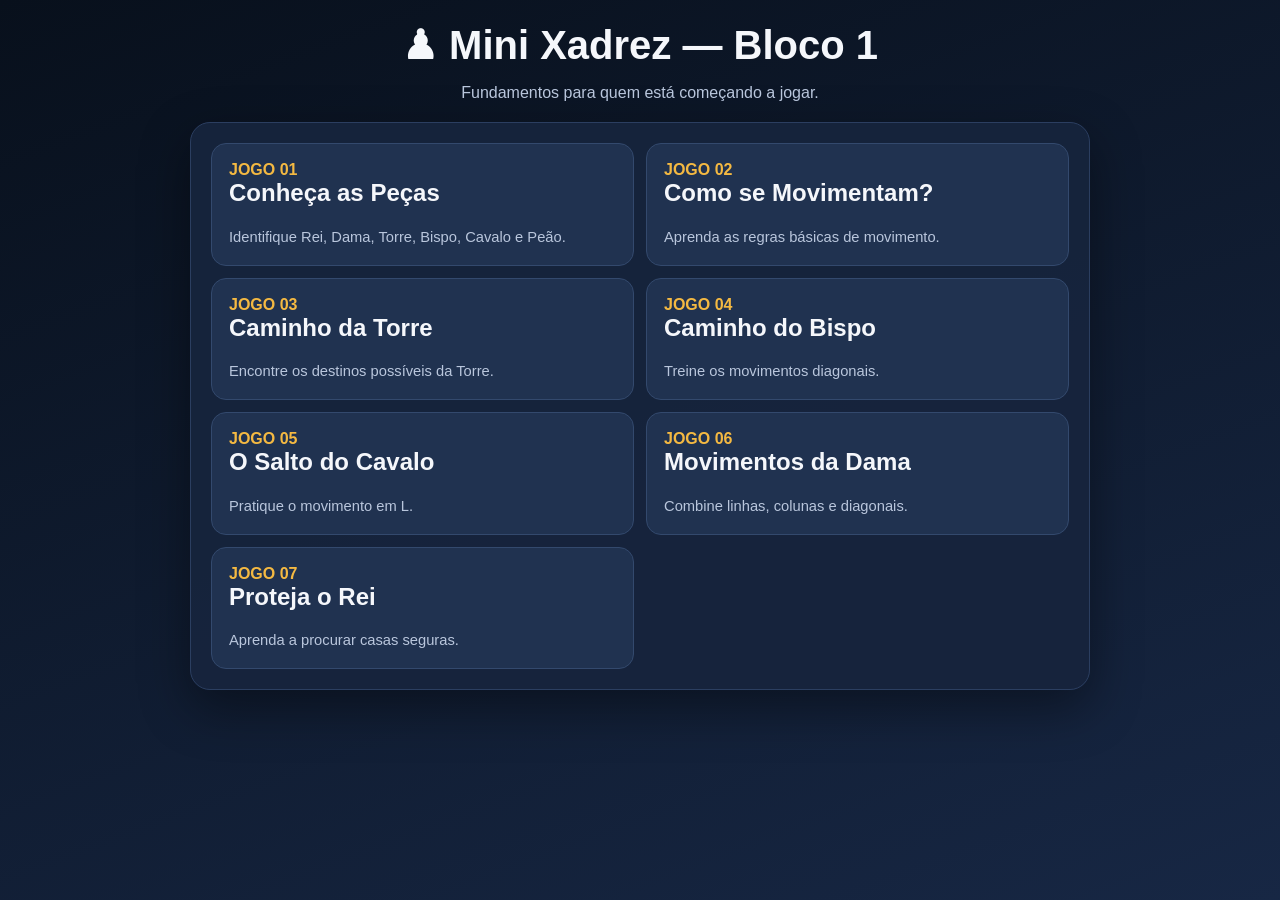
<file: index.html>
<!doctype html><html lang="pt-BR"><head><meta charset="utf-8"><meta name="viewport" content="width=device-width,initial-scale=1"><title>Mini Xadrez — Bloco 1</title><link rel="stylesheet" href="style.css"></head><body><main class="container"><header><h1>♟ Mini Xadrez — Bloco 1</h1><p class="sub">Fundamentos para quem está começando a jogar.</p></header><section class="card"><div class="grid">
<a class="game-card" href="jogo-01.html"><div class="num">JOGO 01</div><h2>Conheça as Peças</h2><div class="desc">Identifique Rei, Dama, Torre, Bispo, Cavalo e Peão.</div></a>
<a class="game-card" href="jogo-02.html"><div class="num">JOGO 02</div><h2>Como se Movimentam?</h2><div class="desc">Aprenda as regras básicas de movimento.</div></a>
<a class="game-card" href="jogo-03.html"><div class="num">JOGO 03</div><h2>Caminho da Torre</h2><div class="desc">Encontre os destinos possíveis da Torre.</div></a>
<a class="game-card" href="jogo-04.html"><div class="num">JOGO 04</div><h2>Caminho do Bispo</h2><div class="desc">Treine os movimentos diagonais.</div></a>
<a class="game-card" href="jogo-05.html"><div class="num">JOGO 05</div><h2>O Salto do Cavalo</h2><div class="desc">Pratique o movimento em L.</div></a>
<a class="game-card" href="jogo-06.html"><div class="num">JOGO 06</div><h2>Movimentos da Dama</h2><div class="desc">Combine linhas, colunas e diagonais.</div></a>
<a class="game-card" href="jogo-07.html"><div class="num">JOGO 07</div><h2>Proteja o Rei</h2><div class="desc">Aprenda a procurar casas seguras.</div></a>
</div></section></main></body></html>
</file>
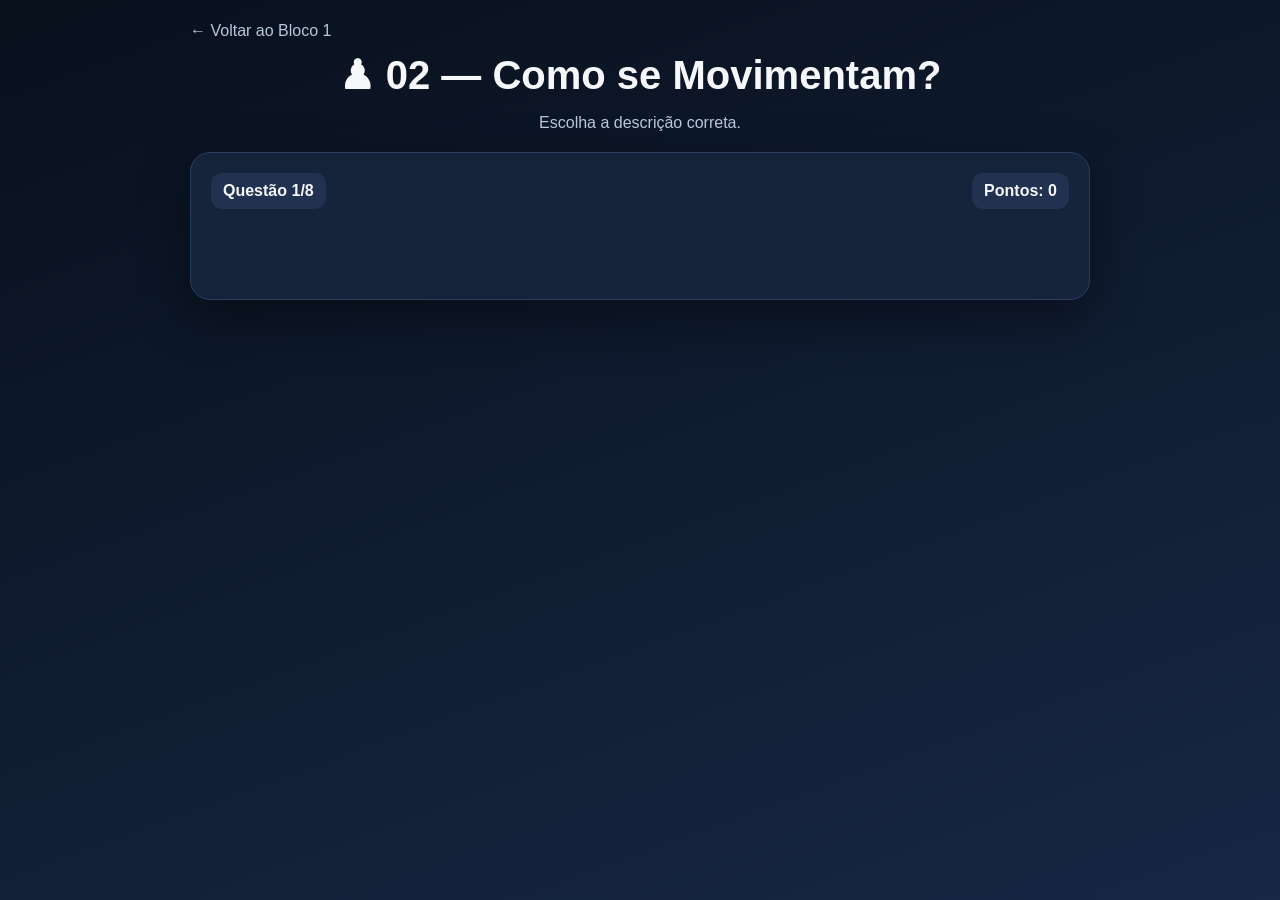
<file: jogo-02.html>
<!doctype html><html lang="pt-BR"><head><meta charset="utf-8"><meta name="viewport" content="width=device-width,initial-scale=1"><title>02 — Como se Movimentam?</title><link rel="stylesheet" href="style.css"></head><body><main class="container"><a class="back" href="index.html">← Voltar ao Bloco 1</a><header><h1>♟ 02 — Como se Movimentam?</h1><p class="sub">Escolha a descrição correta.</p></header><section class="card"><div class="top"><span class="badge">Questão <b id="n">1</b>/8</span><span class="badge">Pontos: <b id="s">0</b></span></div><div class="question" id="q"></div><div id="a" class="answers"></div><div id="f" class="feedback"></div><div class="actions"><button id="next" class="primary hidden">Próxima →</button></div></section></main><script>
const Q=[["Como a Torre se movimenta?",["Em linhas retas, na horizontal ou vertical.","Somente em diagonal.","Em L.","Uma casa em qualquer direção."],0],["Como o Bispo se movimenta?",["Em L.","Somente em diagonal.","Somente para frente.","Em qualquer direção, mas só uma casa."],1],["Como o Cavalo se movimenta?",["Em L.","Somente na diagonal.","Em linha reta.","Só uma casa."],0],["Como a Dama se movimenta?",["Só em diagonal.","Horizontal, vertical e diagonal.","Só em L.","Só para frente."],1],["Como o Rei se movimenta?",["Qualquer direção, uma casa por vez.","Em L.","Quantas casas quiser em linha reta.","Somente na diagonal."],0],["Como o Peão branco normalmente avança?",["Para trás.","Para frente, uma casa por vez; pode avançar duas na primeira jogada.","Em L.","Na diagonal para frente."],1],["O Cavalo pode saltar peças?",["Não.","Sim.","Só o Rei pode.","Só quando está em xeque."],1],["O Bispo pode mudar de cor de casa durante a partida?",["Sim, sempre.","Não; permanece nas casas da mesma cor.","Só quando captura.","Somente no primeiro movimento."],1]];
let i=0,s=0,ok=false;function start(){ok=false;$("n").textContent=i+1;$("q").textContent=Q[i][0];$("a").innerHTML="";Q[i][1].forEach((x,j)=>{let b=document.createElement("button");b.textContent=x;b.onclick=()=>ans(j);$("a").append(b)});$("f").textContent="";$("f").className="feedback";$("next").classList.add("hidden");$("s").textContent=s}function ans(j){if(ok)return;ok=true;document.querySelectorAll("#a button").forEach(b=>b.disabled=true);if(j===Q[i][2]){s+=10;$("f").textContent="✅ Correto!";$("f").className="feedback correct"}else{$("f").textContent="❌ Vamos revisar essa regra."; $("f").className="feedback wrong"}$("s").textContent=s;$("next").classList.remove("hidden")}$("next").onclick=()=>{if(i===Q.length-1){$("q").textContent="🎉 Desafio concluído!";$("a").innerHTML="";$("f").textContent="Pontuação: "+s+"/"+Q.length*10;$("next").textContent="Recomeçar";$("next").onclick=()=>location.reload()}else{i++;start()}};start();
</script></body></html>
</file>
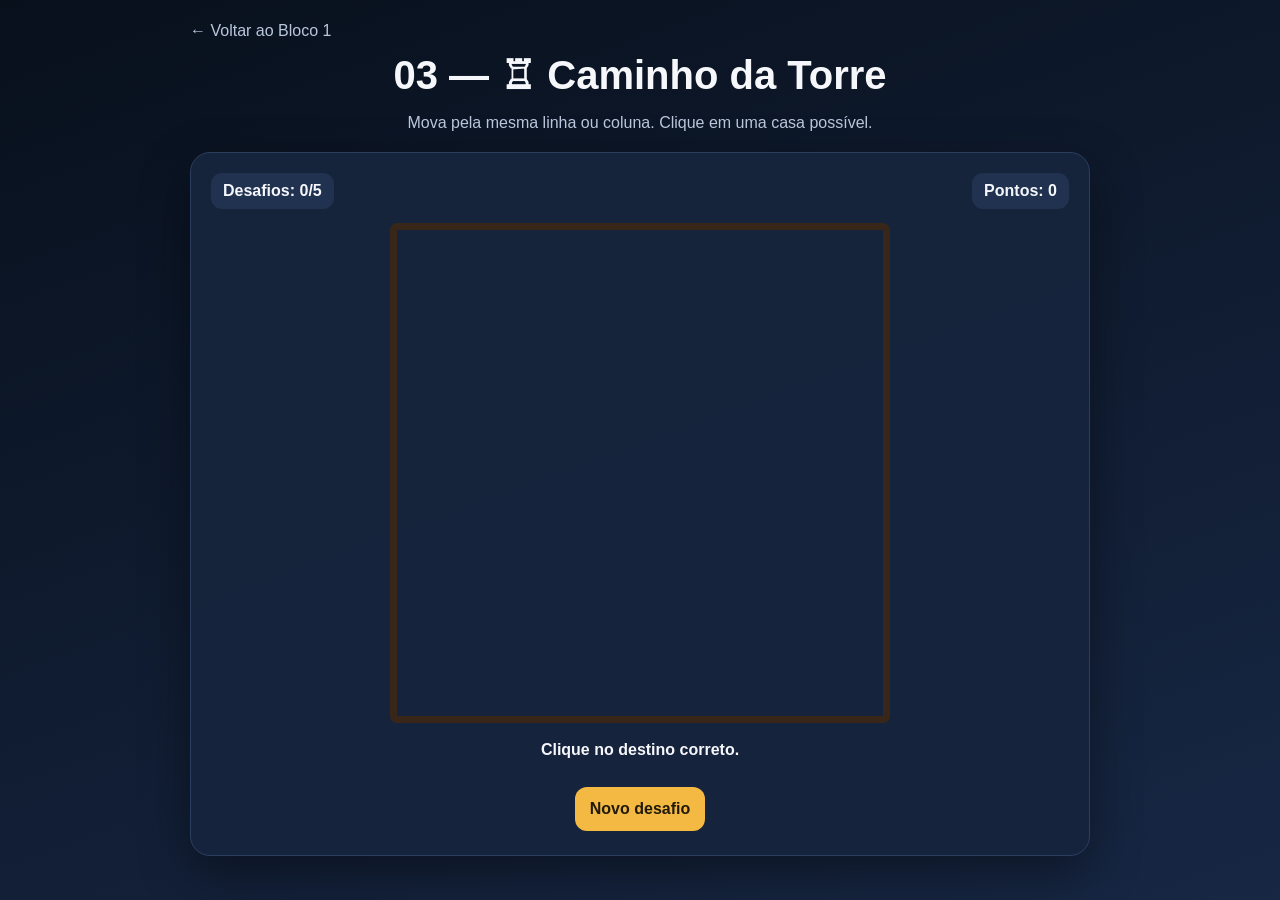
<file: jogo-03.html>
<!doctype html><html lang="pt-BR"><head><meta charset="utf-8"><meta name="viewport" content="width=device-width,initial-scale=1"><title>03 — Caminho da Torre</title><link rel="stylesheet" href="style.css"></head><body><main class="container"><a class="back" href="index.html">← Voltar ao Bloco 1</a><header><h1>03 — ♖ Caminho da Torre</h1><p class="sub">Mova pela mesma linha ou coluna. Clique em uma casa possível.</p></header><section class="card"><div class="top"><span class="badge">Desafios: <b id="n">0</b>/5</span><span class="badge">Pontos: <b id="s">0</b></span></div><div id="board" class="board"></div><div id="f" class="feedback">Clique no destino correto.</div><div class="actions"><button id="reset" class="primary">Novo desafio</button></div></section></main><script>
let score=0,done=0,sr,sc,targetR,targetC;
const board=document.getElementById("board"),f=document.getElementById("f");
function newGame(){board.innerHTML="";f.textContent="Clique no destino correto.";f.className="feedback";sr=Math.floor(Math.random()*8);sc=Math.floor(Math.random()*8);do{targetR=Math.floor(Math.random()*8);targetC=Math.floor(Math.random()*8)}while(!((r===sr||c===sc)&&(r!==sr||c!==sc)));for(let r=0;r<8;r++)for(let c=0;c<8;c++){let x=document.createElement("div");x.className="square "+((r+c)%2?"dark":"light");if(r===sr&&c===sc)x.textContent="♖";x.onclick=()=>clickSquare(r,c);board.append(x)}}
function clickSquare(r,c){if(r===targetR&&c===targetC){score+=20;done++;f.textContent="✅ Excelente! Você encontrou um movimento válido.";f.className="feedback correct";document.getElementById("s").textContent=score;document.getElementById("n").textContent=done;if(done<5)setTimeout(newGame,650);else{f.textContent="🎉 Desafio concluído! "+score+"/100 pontos.";document.getElementById("reset").textContent="Jogar novamente"}}else{f.textContent="❌ Essa não é uma casa possível para caminho da torre.";f.className="feedback wrong"}}
document.getElementById("reset").onclick=()=>{if(done>=5){score=0;done=0;document.getElementById("s").textContent=0;document.getElementById("n").textContent=0}newGame()};newGame();
</script></body></html>
</file>
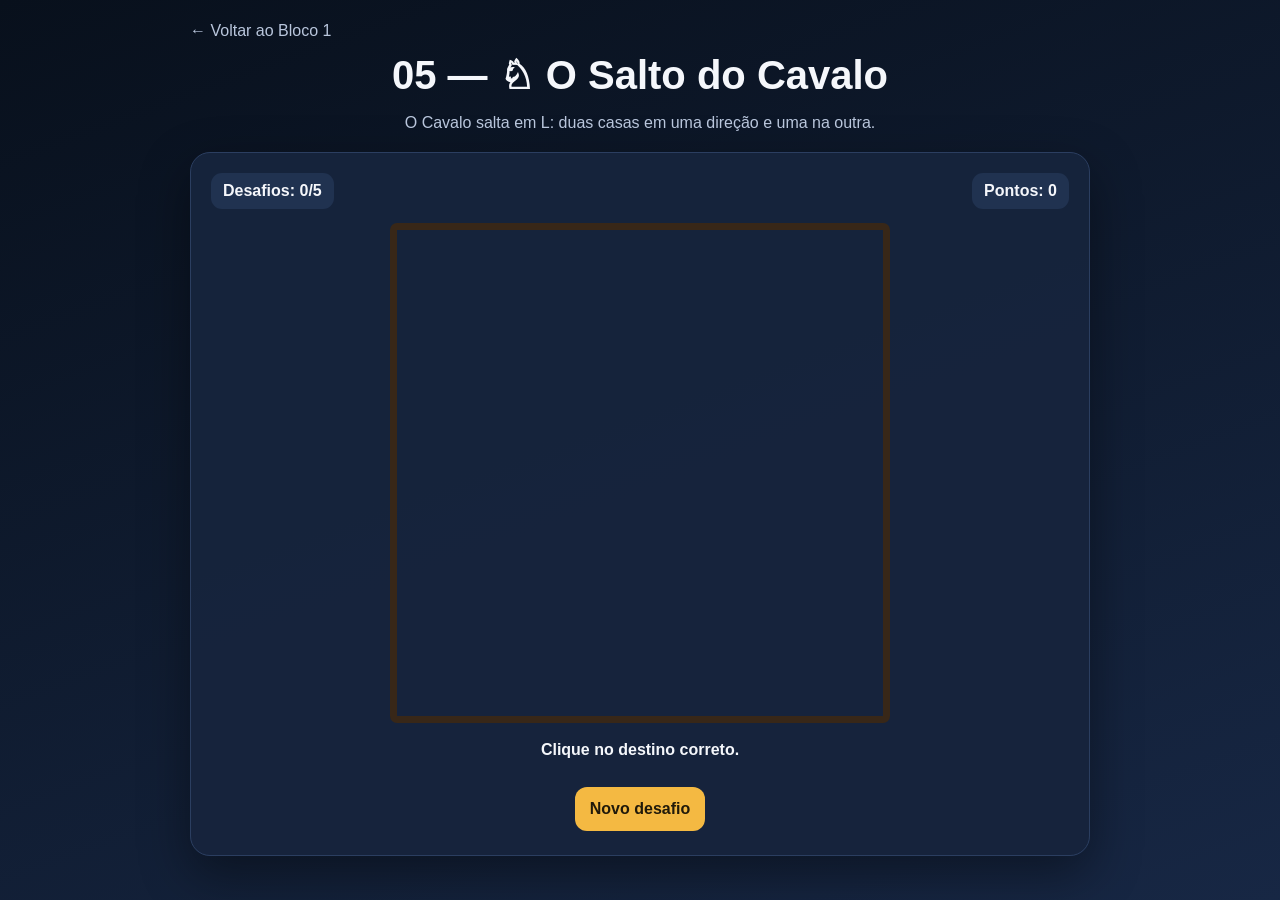
<file: jogo-05.html>
<!doctype html><html lang="pt-BR"><head><meta charset="utf-8"><meta name="viewport" content="width=device-width,initial-scale=1"><title>05 — O Salto do Cavalo</title><link rel="stylesheet" href="style.css"></head><body><main class="container"><a class="back" href="index.html">← Voltar ao Bloco 1</a><header><h1>05 — ♘ O Salto do Cavalo</h1><p class="sub">O Cavalo salta em L: duas casas em uma direção e uma na outra.</p></header><section class="card"><div class="top"><span class="badge">Desafios: <b id="n">0</b>/5</span><span class="badge">Pontos: <b id="s">0</b></span></div><div id="board" class="board"></div><div id="f" class="feedback">Clique no destino correto.</div><div class="actions"><button id="reset" class="primary">Novo desafio</button></div></section></main><script>
let score=0,done=0,sr,sc,targetR,targetC;
const board=document.getElementById("board"),f=document.getElementById("f");
function newGame(){board.innerHTML="";f.textContent="Clique no destino correto.";f.className="feedback";sr=Math.floor(Math.random()*8);sc=Math.floor(Math.random()*8);do{targetR=Math.floor(Math.random()*8);targetC=Math.floor(Math.random()*8)}while(!((Math.abs(r-sr)===2&&Math.abs(c-sc)===1)||(Math.abs(r-sr)===1&&Math.abs(c-sc)===2)));for(let r=0;r<8;r++)for(let c=0;c<8;c++){let x=document.createElement("div");x.className="square "+((r+c)%2?"dark":"light");if(r===sr&&c===sc)x.textContent="♘";x.onclick=()=>clickSquare(r,c);board.append(x)}}
function clickSquare(r,c){if(r===targetR&&c===targetC){score+=20;done++;f.textContent="✅ Excelente! Você encontrou um movimento válido.";f.className="feedback correct";document.getElementById("s").textContent=score;document.getElementById("n").textContent=done;if(done<5)setTimeout(newGame,650);else{f.textContent="🎉 Desafio concluído! "+score+"/100 pontos.";document.getElementById("reset").textContent="Jogar novamente"}}else{f.textContent="❌ Essa não é uma casa possível para o salto do cavalo.";f.className="feedback wrong"}}
document.getElementById("reset").onclick=()=>{if(done>=5){score=0;done=0;document.getElementById("s").textContent=0;document.getElementById("n").textContent=0}newGame()};newGame();
</script></body></html>
</file>
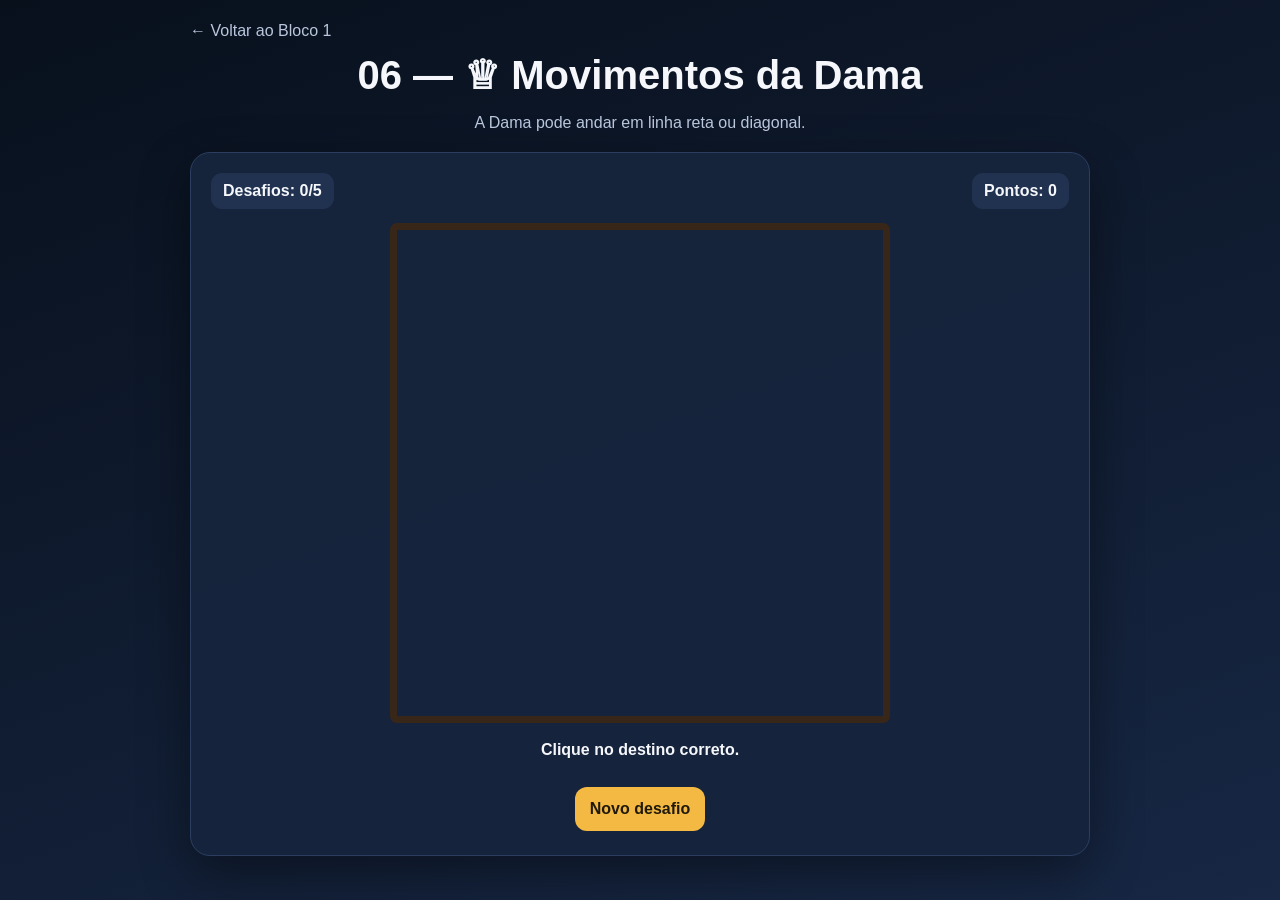
<file: jogo-06.html>
<!doctype html><html lang="pt-BR"><head><meta charset="utf-8"><meta name="viewport" content="width=device-width,initial-scale=1"><title>06 — Movimentos da Dama</title><link rel="stylesheet" href="style.css"></head><body><main class="container"><a class="back" href="index.html">← Voltar ao Bloco 1</a><header><h1>06 — ♕ Movimentos da Dama</h1><p class="sub">A Dama pode andar em linha reta ou diagonal.</p></header><section class="card"><div class="top"><span class="badge">Desafios: <b id="n">0</b>/5</span><span class="badge">Pontos: <b id="s">0</b></span></div><div id="board" class="board"></div><div id="f" class="feedback">Clique no destino correto.</div><div class="actions"><button id="reset" class="primary">Novo desafio</button></div></section></main><script>
let score=0,done=0,sr,sc,targetR,targetC;
const board=document.getElementById("board"),f=document.getElementById("f");
function newGame(){board.innerHTML="";f.textContent="Clique no destino correto.";f.className="feedback";sr=Math.floor(Math.random()*8);sc=Math.floor(Math.random()*8);do{targetR=Math.floor(Math.random()*8);targetC=Math.floor(Math.random()*8)}while(!(((r===sr||c===sc)||(Math.abs(r-sr)===Math.abs(c-sc)))&&!(r===sr&&c===sc)));for(let r=0;r<8;r++)for(let c=0;c<8;c++){let x=document.createElement("div");x.className="square "+((r+c)%2?"dark":"light");if(r===sr&&c===sc)x.textContent="♕";x.onclick=()=>clickSquare(r,c);board.append(x)}}
function clickSquare(r,c){if(r===targetR&&c===targetC){score+=20;done++;f.textContent="✅ Excelente! Você encontrou um movimento válido.";f.className="feedback correct";document.getElementById("s").textContent=score;document.getElementById("n").textContent=done;if(done<5)setTimeout(newGame,650);else{f.textContent="🎉 Desafio concluído! "+score+"/100 pontos.";document.getElementById("reset").textContent="Jogar novamente"}}else{f.textContent="❌ Essa não é uma casa possível para movimentos da dama.";f.className="feedback wrong"}}
document.getElementById("reset").onclick=()=>{if(done>=5){score=0;done=0;document.getElementById("s").textContent=0;document.getElementById("n").textContent=0}newGame()};newGame();
</script></body></html>
</file>
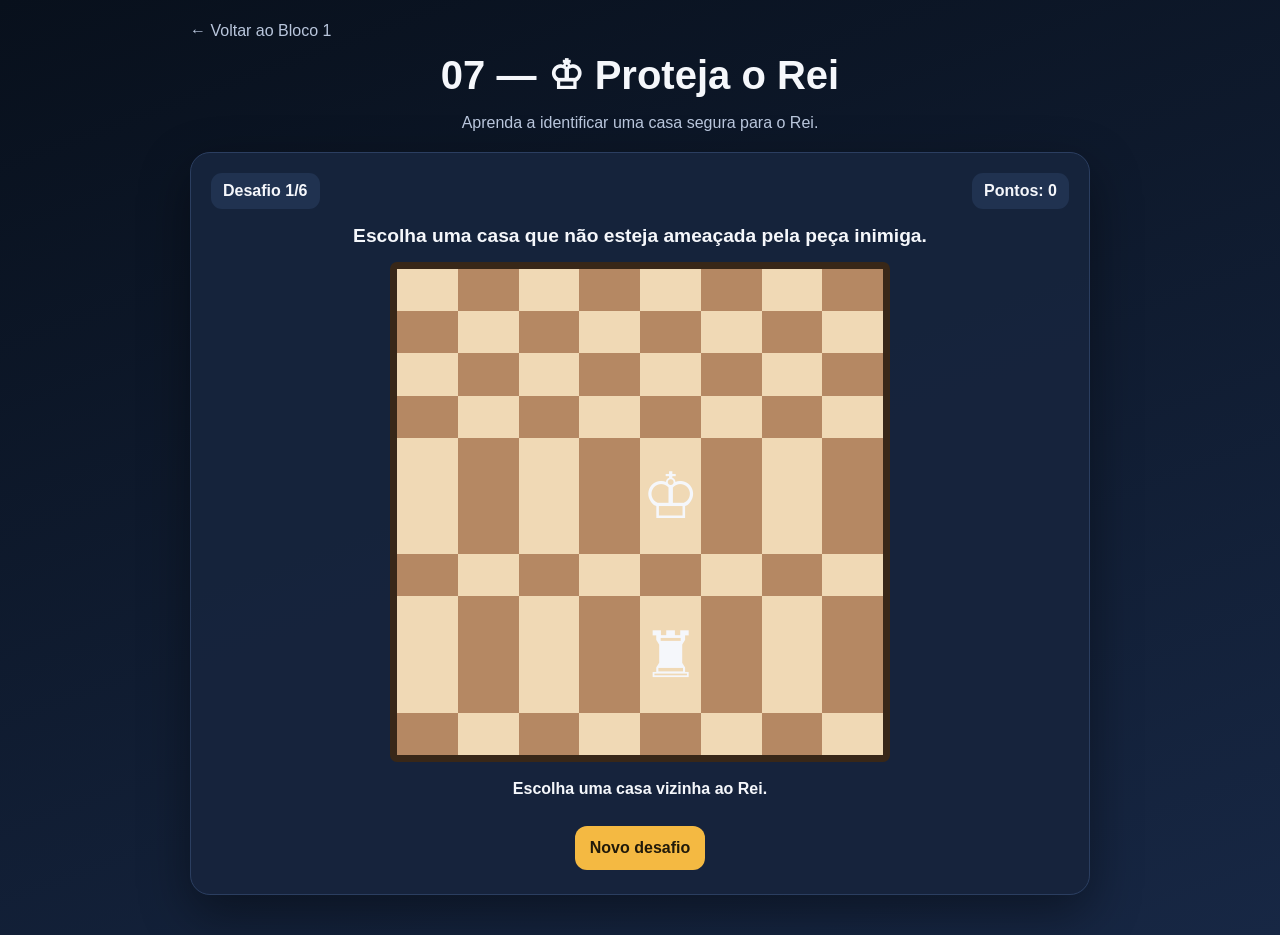
<file: jogo-07.html>
<!doctype html><html lang="pt-BR"><head><meta charset="utf-8"><meta name="viewport" content="width=device-width,initial-scale=1"><title>07 — Proteja o Rei</title><link rel="stylesheet" href="style.css"></head><body><main class="container"><a class="back" href="index.html">← Voltar ao Bloco 1</a><header><h1>07 — ♔ Proteja o Rei</h1><p class="sub">Aprenda a identificar uma casa segura para o Rei.</p></header><section class="card"><div class="top"><span class="badge">Desafio <b id="n">1</b>/6</span><span class="badge">Pontos: <b id="s">0</b></span></div><div class="question">Escolha uma casa que não esteja ameaçada pela peça inimiga.</div><div id="board" class="board"></div><div id="f" class="feedback">Encontre uma casa segura.</div><div class="actions"><button id="reset" class="primary">Novo desafio</button></div></section></main><script>
let n=1,s=0,kr,kc,enemyR,enemyC,safe=[];
const b=document.getElementById("board"),f=document.getElementById("f");
function setup(){b.innerHTML="";safe=[];kr=Math.floor(Math.random()*6)+1;kc=Math.floor(Math.random()*6)+1;do{enemyR=Math.floor(Math.random()*8);enemyC=Math.floor(Math.random()*8)}while(Math.abs(enemyR-kr)<=1&&Math.abs(enemyC-kc)<=1);for(let r=0;r<8;r++)for(let c=0;c<8;c++){let q=document.createElement("div");q.className="square "+((r+c)%2?"dark":"light");if(r===kr&&c===kc)q.textContent="♔";if(r===enemyR&&c===enemyC)q.textContent="♜";if(!(Math.abs(r-kr)<=1&&Math.abs(c-kc)<=1)||r===kr&&c===kc){}else if(Math.abs(r-enemyR)+Math.abs(c-enemyC)>0)safe.push(r+","+c);q.onclick=()=>pick(r,c);b.append(q)}f.textContent="Escolha uma casa vizinha ao Rei.";f.className="feedback";document.getElementById("n").textContent=n}
function pick(r,c){if(Math.abs(r-kr)>1||Math.abs(c-kc)>1||r===kr&&c===kc){f.textContent="❌ O Rei só pode andar uma casa.";f.className="feedback wrong";return}let attacked=(r===enemyR||c===enemyC);if(!attacked){s+=Math.max(0,16);f.textContent="✅ Casa segura!";f.className="feedback correct";document.getElementById("s").textContent=s;if(n<6){n++;setTimeout(setup,700)}else{f.textContent="🎉 Bloco 1 concluído! Pontuação: "+s+"/96";document.getElementById("reset").textContent="Jogar novamente"}}else{f.textContent="❌ Cuidado! Essa casa está na linha da Torre.";f.className="feedback wrong"}}
document.getElementById("reset").onclick=()=>{if(n>=6){n=1;s=0;document.getElementById("s").textContent=0}setup()};setup();
</script></body></html>
</file>
<file: style.css>
*{box-sizing:border-box}
:root{--bg:#09111f;--panel:#16243c;--panel2:#203250;--text:#f5f7fb;--muted:#b9c6dc;--gold:#f4b942;--light:#f0d9b5;--dark:#b58863;--ok:#49c878;--bad:#e85d75}
body{margin:0;min-height:100vh;font-family:Arial,sans-serif;background:linear-gradient(160deg,#08101c,#172744);color:var(--text)}
.container{width:min(900px,94vw);margin:auto;padding:22px 0 40px}
header{text-align:center;margin-bottom:20px}h1{margin:0 0 8px;font-size:clamp(1.7rem,5vw,2.5rem)}h2{margin-top:0}.sub{color:var(--muted)}
.card{background:rgba(22,36,60,.97);border:1px solid #2b3e60;border-radius:20px;padding:20px;box-shadow:0 18px 50px #0006}
.grid{display:grid;grid-template-columns:repeat(2,1fr);gap:12px}
.game-card{background:var(--panel2);border:1px solid #33496d;border-radius:15px;padding:17px;text-decoration:none;color:var(--text);display:block;transition:.18s}
.game-card:hover{transform:translateY(-2px);border-color:var(--gold)}
.num{color:var(--gold);font-weight:800}.desc{color:var(--muted);font-size:.92rem;line-height:1.4}
.top{display:flex;justify-content:space-between;gap:8px;flex-wrap:wrap;margin-bottom:14px}
.badge{background:var(--panel2);padding:9px 12px;border-radius:11px;font-weight:bold}
.board{width:min(500px,88vw);aspect-ratio:1;margin:0 auto 18px;display:grid;grid-template-columns:repeat(8,1fr);border:7px solid #382718;border-radius:7px;overflow:hidden}
.square{display:grid;place-items:center;font-size:clamp(1.8rem,8vw,4rem);position:relative}.light{background:var(--light)}.dark{background:var(--dark)}
.question{text-align:center;font-size:1.2rem;font-weight:bold;line-height:1.4;margin:12px 0}
.answers{display:grid;grid-template-columns:repeat(2,1fr);gap:10px}
button,.btn{border:0;border-radius:12px;padding:13px 15px;font-size:1rem;font-weight:bold;cursor:pointer;background:#edf1f8;color:#16233b;text-decoration:none;display:inline-block}
button:hover,.btn:hover{transform:translateY(-1px)}button:disabled{opacity:.7;cursor:default}
.primary{background:var(--gold);color:#211a0a}.danger{background:#e85d75;color:white}
.feedback{text-align:center;min-height:28px;margin:14px 0;font-weight:bold}.correct{color:var(--ok)}.wrong{color:var(--bad)}
.center{text-align:center}.back{display:inline-block;margin-bottom:12px;color:var(--muted);text-decoration:none}
.progress{height:8px;background:#0b1526;border-radius:8px;overflow:hidden;margin:10px 0 18px}.bar{height:100%;width:0;background:var(--gold);transition:.25s}
.hidden{display:none}.actions{text-align:center;margin-top:14px}.actions button,.actions a{margin:4px}
@media(max-width:560px){.grid,.answers{grid-template-columns:1fr}.card{padding:14px}}
</file>
